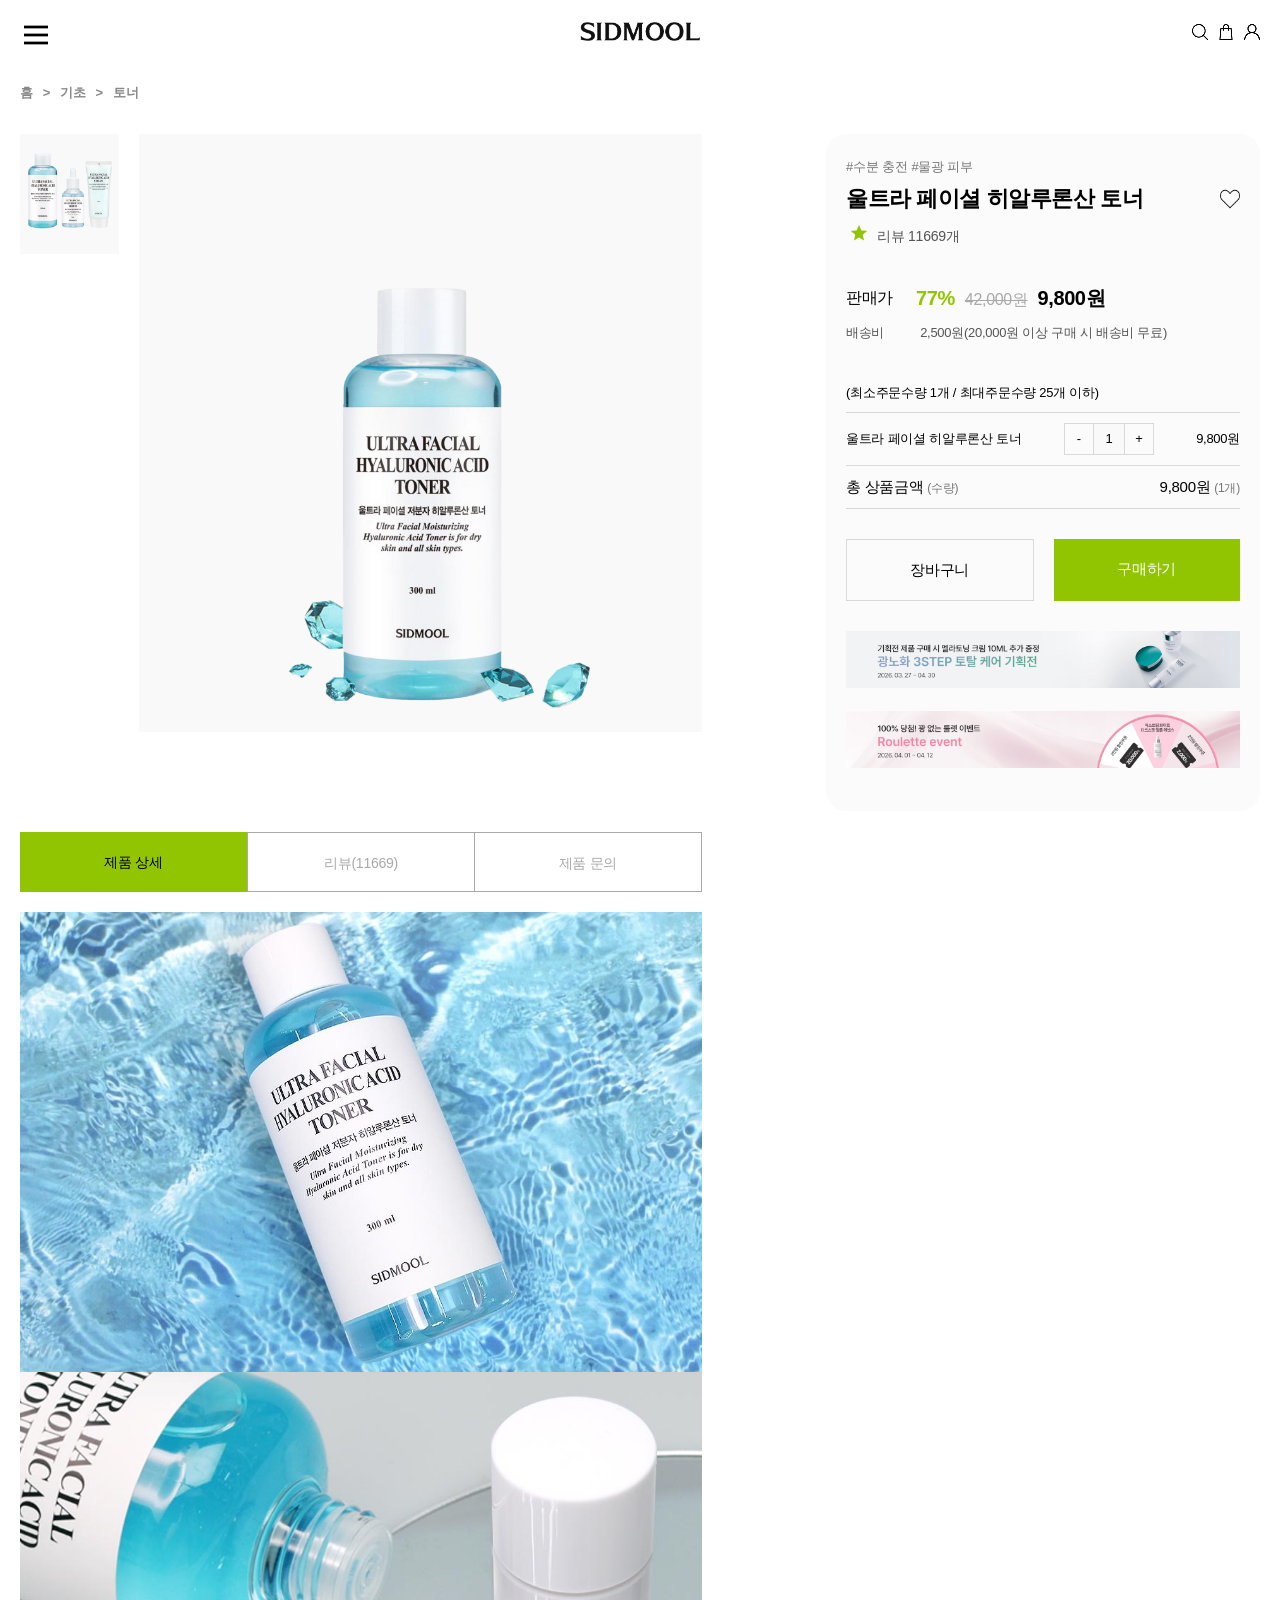
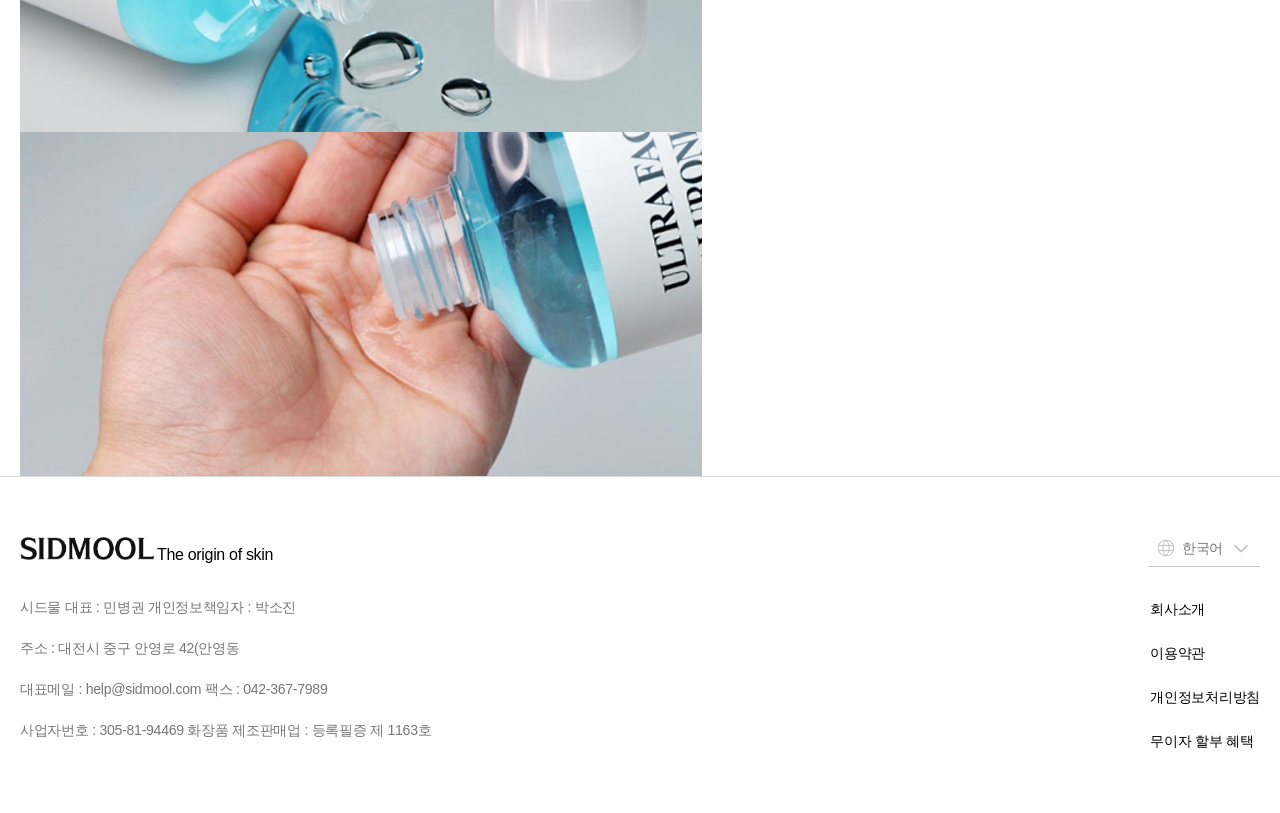
<file: detail.html>
<!DOCTYPE html>
<html lang="ko">
<head>
    <meta charset="UTF-8">
    <meta name="viewport" content="width=device-width, initial-scale=1.0">
    <title>울트라 페이셜 히알루론산 토너 | 시드물</title>
    <link rel="stylesheet" href="./style/reset.css">
    <link rel="stylesheet" href="./style/common.css">
    <link rel="stylesheet" href="./style/detail.css">
    <link rel="stylesheet" href="./style/responsive.css">
    <link rel="shortcut icon" href="./images/common/favicon.png" type="image/x-icon">
    <script src="./script/common.js" defer></script>
    <script src="./script/detail.js" defer></script>
</head>
<body>
    <div id="wrap">
        <header>
            <a href="#" class="menu"><img src="./images/common/hamburger_menu.png" alt="메뉴열기"></a>
            <!-- 햄버거 메뉴 클릭시 열림 -->
            <div class="open_menu_bg">
                <div class="side_wrap">
                    <div class="menu_top">
                        <h1><a href="./index.html"><img src="./images/common/logo.png" alt="시드물"></a></h1>
                        <button type="button" class="close_btn"><img src="./images/common/close.png" alt="메뉴닫기"></button>
                    </div>
                    <div class="menu_mid">
                        <h1>카테고리</h1>
                        <nav>
                            <ul class="gnb">
                                <li><a href="#">New</a></li>
                                <li><a href="#">Best</a></li>
                                <li><a href="#">Event</a></li>
                                <li><a href="#">라인별</a></li>
                                <li><a href="#">기능별</a></li>
                                <li><a href="#">성분별</a></li>
                            </ul>
                        </nav>
                    </div>
                    <div class="menu_btm">
                        <h1>주요 서비스</h1>
                        <ul class="m_snb">
                            <li><a href="#">공지사항</a></li>
                            <li><a href="#">고객센터</a></li>
                            <li><a href="#">리뷰</a></li>
                        </ul>
                    </div>
                </div>
            </div>
            <h1><a href="./index.html"><img src="./images/common/logo.png" alt="시드물"></a></h1>
            <div class="snb">
                <a href="#" class="search_btn"><img src="./images/common/search.png" alt="검색하기"></a>
                <a href="#" class="my_cart_btn"><img src="./images/common/my_cart.png" alt="장바구니"></a>
                <a href="./login.html" class="my_menu_btn"><img src="./images/common/my_menu.png" alt="마이페이지"></a>
            </div>
        </header>
        <main>
            <ul class="bread_crumb">
                <li><a href="#">홈</a><span>></span></li>
                <li><a href="#">기초</a><span>></span></li>
                <li><a href="#">토너</a></li>
            </ul>
            <div id="detail_wrap">
                <div class="product_container">
                    <div class="product_detail">
                        <div class="thumbnails">
                            <div class="related_products">
                                <a href="#"><img src="./images/detail/detail_package_001.png" alt=""></a><!-- 임시이미지 패키지로 교체 -->
                            </div>
                            <div class="product_thumbnail">
                                <p class="photo"><img src="./images/product/sdm_best_001.png" alt=""></p>
                            </div>
                        </div>
                    </div>
                    <div class="m_detail">
                        <h1>울트라 페이셜 히알루론산 토너</h1>
                        <div class="tags">
                            <a href="#">#수분 충전</a>
                            <a href="#">#물광 피부</a>
                        </div>
                        <div class="m_price_box">
                            <div class="price_info">
                                <span class="discount_rate">77%</span><em>42,000원</em><p class="price">9,800원</p>
                            </div>
                            <a href="#" class="like_btn">
                                <img src="./images/common/like_btn.png" alt="찜하기">
                            </a>
                        </div>
                        <p>건조한 피부를 위한 수분 충전 토너</p>
                    </div>
                    <div class="scroll_detail">
                        <div class="tab_menu_box"><!-- 임시 -->
                            <a href="#" class="detail active">제품 상세</a>
                            <a href="#" class="review">리뷰(<span>11669</span>)</a>
                            <a href="#" class="inquiry">제품 문의</a>
                        </div>
                        <div class="product_detail_img"><!-- 임시 -->
                            <p><img src="./images/detail/sdm_detail_img.jpg" alt=""></p>
                            <p><img src="./images/detail/sdm_detail_img_002.png" alt=""></p>
                            <p><img src="./images/detail/sdm_detail_img_003.png" alt=""></p>
                        </div>
                    </div>
                </div>
                <div class="order_sheet">
                    <div class="titles">
                        <div class="tags">
                            <a href="#">#수분 충전</a>
                            <a href="#">#물광 피부</a>
                        </div>
                        <div class="title_wrap">
                            <h1>울트라 페이셜 히알루론산 토너</h1>
                            <a href="#" class="like_btn"><img src="./images/common/like_btn.png" alt=""></a>
                        </div>
                        <div class="review">
                            <p><img src="./images/common/star.png" alt=""></p>
                            <a href="#">리뷰 11669개</a>
                        </div>
                    </div>
                    <div class="price_wrap">
                        <div class="sale_price">
                            <p>판매가</p>
                            <div class="price_info">
                                <span class="discount_rate">77%</span><em>42,000원</em><p class="price">9,800원</p>
                            </div>
                        </div>
                        <div class="delivery_fee">
                            <p>배송비</p>
                            <span>2,500원(20,000원 이상 구매 시 배송비 무료)</span>
                        </div>
                    </div>
                    <ul class="order_detail">
                        <li>(최소주문수량 1개 / 최대주문수량 25개 이하)</li>
                        <li>
                            <ul class="order_quantity_box">
                                <li>울트라 페이셜 히알루론산 토너</li>
                                <li class="quantity_btn_box">
                                    <button type="button" class="minus">-</button>
                                    <input type="number" name="quantity" id="quantity" value="1">
                                    <button type="button" class="plus">+</button>
                                </li>
                                <li>9,800원</li>
                            </ul>
                        </li>
                        <li>
                            <ul class="total_box">
                                <li>총 상품금액 <span>(수량)</span></li>
                                <li>9,800원 <span>(1개)</span></li>
                            </ul>
                        </li>
                    </ul>
                    <div class="order_btn">
                        <a href="#" class="cart_btn">장바구니</a>
                        <a href="#" class="buy_btn">구매하기</a>
                    </div>
                    <ol class="event_bnr_container"> <!-- background-image 이미지 교체 필요함 (해상도 깨짐) -->
                        <li class="event_bnr"><a href="#"><img src="./images/detail/sdm_detail_event_bnr_001.jpg" alt=""></a></li>
                        <li class="event_bnr"><a href="#"><img src="./images/detail/sdm_detail_event_bnr_002.jpg" alt=""></a></li>
                    </ol>
                </div>
                <div class="m_order_sheet">
                    <div class="m_title_cart">
                        <div class="title_price">
                            <h1>울트라 페이셜 히알루론산 토너</h1>
                            <p class="price">9,800</p><span>원</span>
                        </div>
                        <div class="quantity_btn_box">
                            <button type="button" class="minus">-</button>
                            <input type="number" name="quantity" id="quantity" value="1">
                            <button type="button" class="plus">+</button>
                        </div>
                    </div>
                    <dl class="total_price">
                        <dt>총 상품금액<span> (수량)</span></dt>
                        <dd>9,800원<span> (1개)</span></dd>
                    </dl>
                    <div class="order_btn">
                        <a href="#" class="cart_btn">장바구니</a>
                        <a href="#" class="buy_btn">구매하기</a>
                    </div>
                </div>
            </div>
        </main>
        <footer>
            <div class="f_top">
                <div class="logo">
                    <a href="#">
                        <img src="./images/common/logo.png" alt="시드물">
                    </a>
                    <span>The origin of skin</span>
                </div>
                <div class="language_btn">
                    <a href="#">
                        <img src="./images/common/language.png" alt="">
                        <span>한국어</span>
                        <img src="./images/common/down_arrow.png" alt="">
                    </a>
                </div>
            </div>
            <div class="f_bottom">
                <ul class="company_info">
                    <li>시드물 대표 : 민병권 개인정보책임자 : 박소진</li>
                    <li>주소 : 대전시 중구 안영로 42(안영동</li>
                    <li>대표메일 : help@sidmool.com 팩스 : 042-367-7989</li>
                    <li>사업자번호 : 305-81-94469 화장품 제조판매업 : 등록필증 제 1163호</li>
                </ul>
                <ul class="fnb">
                    <li><a href="#">회사소개</a></li>
                    <li><a href="#">이용약관</a></li>
                    <li><a href="#"><span>개인정보처리방침</span></a></li>
                    <li><a href="#">무이자 할부 혜택</a></li>
                </ul>
            </div>
        </footer>
    </div>
</body>
</html>
</file>
<file: style/common.css>
/* 
* GitHub Repository Phishing Alert Appeal & Project Verification
이 페이지는 깃허브에서 발생한 피싱 경고 오탐지(False Positive)를 해명하고, 해당 코드가 순수한 학습 및 포트폴리오용임을 증명하기 위해 작성되었습니다.
This CSS is part of a student project. 
Any resemblance to real-world commercial sites is purely for design practice.
*/
/* ============================================================헤더 */
header {
    width:100%; height:70px; padding:0 200px;
    display:flex; justify-content:space-between; align-items:center;
    position:fixed; z-index:998;  top:0;
    background-color: transparent;
    transition:background-color 0.3s;
}
header.scrolled { /* 헤더 스크롤 시 */
    background-color: #fff;  box-shadow: 0 1px 4px 0 rgba(0,0,0,0.25);
}
header .menu {display:block; width:32px;}
header .menu img {width:100%; display:block;}
header .open_menu_bg {
    width:100%; height:100vh; background:rgba(0,0,0,0.25); position:fixed; top:0; left:0; z-index:999;
    display:none;
}
header .open_menu_bg .side_wrap {
    max-width:490px; min-width:350px; height:100%; 
    background-color:#E9F3CC;
}
header .open_menu_bg .side_wrap .menu_top,
header .open_menu_bg .side_wrap .menu_mid,
header .open_menu_bg .side_wrap .menu_btm {border-bottom:1px solid #000;}
header .open_menu_bg .side_wrap .menu_top {
    width:100%; padding:30px; 
    display:flex; justify-content:space-between; align-items:center;
}
header .open_menu_bg .side_wrap .menu_top h1 {width:100%;}
header .open_menu_bg .side_wrap .menu_top h1 a {width:120px; display:block;}
header .open_menu_bg .side_wrap .menu_top h1 a img {width:100%;}
header .open_menu_bg .side_wrap .menu_top .close_btn {width:24px;}
header .open_menu_bg .side_wrap .menu_top .close_btn img {width:100%;}
header .open_menu_bg .side_wrap .menu_mid {padding:30px;}
header .open_menu_bg .side_wrap .menu_mid h1 {width:100%; font-size:1.5rem; font-weight:500;}
header .open_menu_bg .side_wrap .menu_mid nav {}
header .open_menu_bg .side_wrap .menu_mid nav .gnb {}
header .open_menu_bg .side_wrap .menu_mid nav .gnb li {width:100%;}
header .open_menu_bg .side_wrap .menu_mid nav .gnb li a {display:block; padding:5px 10px }
header .open_menu_bg .side_wrap .menu_btm {padding:30px;}
header .open_menu_bg .side_wrap .menu_btm h1 {width:100%; font-size:1.5rem; font-weight:500;}
header .open_menu_bg .side_wrap .menu_btm .m_snb {}
header .open_menu_bg .side_wrap .menu_btm .m_snb li {width:100%; }
header .open_menu_bg .side_wrap .menu_btm .m_snb li a {display:block; padding:5px 10px}
header > h1 {
    width:120px;
    position:absolute;
    left:50%;
    transform:translateX(-50%);
}
header > h1 a {}
header > h1 a img {width:100%;}
header .snb {display:flex; gap:10px;}
header .snb p {width:16px;}
header .snb p img {width:100%;}
/* ============================================================푸터 */
footer {padding:80px 200px; border-top:1px solid #d9d9d9; margin:0 auto;}
footer .f_top {margin-bottom:30px; display:flex; justify-content:space-between;}
footer .f_top .logo {display:flex; align-items:flex-end; gap:3px;}
footer .f_top .logo a {display:block; width:134px;}
footer .f_top .logo a img {width:100%;}
footer .f_top .logo span {font-weight:200;}
footer .f_top .language_btn {padding:0 6px; border-bottom:1px solid rgba(119,119,119,0.45)}
footer .f_top .language_btn a {display:flex; align-items:center;}
footer .f_top .language_btn a img:first-child {}
footer .f_top .language_btn a span {color:#777; font-size:0.88rem; font-weight:300; margin:0 5px;}
footer .f_top .language_btn a img:last-child {}
footer .f_bottom {display:flex; flex-flow:row nowrap; justify-content:space-between;}
footer .f_bottom .company_info {}
footer .f_bottom .company_info li {font-size:0.88rem; font-weight:300; color:#777; margin-bottom:20px;}
footer .f_bottom .company_info li:last-child {margin-bottom:0;}
footer .f_bottom .fnb {display:flex; flex-flow:column nowrap; align-items:flex-start; gap:20px;}
footer .f_bottom .fnb li {}
footer .f_bottom .fnb li a {font-size:0.88rem; font-weight:300;}
footer .f_bottom .fnb li a span {font-weight:500;}
</file>
<file: style/detail.css>
body {}
#wrap {width:100%; margin:0 auto;}
#wrap > * {min-width:350px;}
#wrap main {width:100%; max-width:1920px; margin:0 auto;}
#wrap main .bread_crumb {margin:30px 0; display:flex; padding:50px 200px 0;}
#wrap main .bread_crumb li {}
#wrap main .bread_crumb li a {color:#888; font-size:0.81rem; font-weight:700; line-height:1;}
#wrap main .bread_crumb li span {color:#888; font-size:0.81rem; font-weight:700; line-height:1; margin:0 10px;}
#wrap main #detail_wrap {display:flex; flex-flow:row nowrap; position:relative; margin:0 200px; justify-content:space-between;}
#wrap main #detail_wrap .product_container {width:55%; /* max-width:840px; */}
#wrap main #detail_wrap .product_container .product_detail {}
#wrap main #detail_wrap .product_container .product_detail .thumbnails {display:flex; gap:20px;}
#wrap main #detail_wrap .product_container .product_detail .thumbnails .related_products {background-color: #f9f9f9; width:120px; height:120px;}
#wrap main #detail_wrap .product_container .product_detail .thumbnails .related_products a {}
#wrap main #detail_wrap .product_container .product_detail .thumbnails .related_products a img {width:100%;}
#wrap main #detail_wrap .product_container .product_detail .product_thumbnail {
    width:100%;  background-color: #f9f9f9;
}
#wrap main #detail_wrap .product_container .product_detail .thumbnails .product_thumbnail .photo {width:100%; max-width:450px; margin:0 auto; padding-top:25%;}
#wrap main #detail_wrap .product_container .product_detail .thumbnails .product_thumbnail .photo img {width:100%;}
/* ==========================================================================================================================모바일에서 보이는 영역 */
#wrap main #detail_wrap .product_container .m_detail {display:none;}
#wrap main #detail_wrap .product_container .m_detail h1 {font-size:1.25rem; font-weight:600;}
#wrap main #detail_wrap .product_container .m_detail .tags {}
#wrap main #detail_wrap .product_container .m_detail .tags a:nth-child(1) {margin-right:5px;}
#wrap main #detail_wrap .product_container .m_detail .tags a {color:#777; font-size:0.75rem;}
#wrap main #detail_wrap .product_container .m_detail .m_price_box {display:flex; justify-content:space-between; border-bottom:1px solid #000; padding:30px 0 10px 0;}
#wrap main #detail_wrap .product_container .m_detail .m_price_box .price_info {}
#wrap main #detail_wrap .product_container .m_detail .m_price_box .price_info .discount_rate {font-size:1.0rem; font-weight:500; color:#92C501;}
#wrap main #detail_wrap .product_container .m_detail .m_price_box .price_info em {color:#a9a9a9; text-decoration: line-through; font-size:0.81rem; margin:0 10px;}
#wrap main #detail_wrap .product_container .m_detail .m_price_box .price_info .price {font-size:1.0rem; font-weight:500; display:inline-block;}
#wrap main #detail_wrap .product_container .m_detail .m_price_box .like_btn {display:block; width:18px;}
#wrap main #detail_wrap .product_container .m_detail .m_price_box .like_btn img {width:100%;}
#wrap main #detail_wrap .product_container .m_detail > p {font-size:0.81rem; opacity:0.6; padding-top:10px;}
/* ========================================================================================================================================= 아래 상세 탭메뉴 */
#wrap main #detail_wrap .product_container .scroll_detail { width:100%; display:flex; flex-flow:column nowrap;}
#wrap main #detail_wrap .product_container .scroll_detail .tab_menu_box {display:flex; text-align:center; margin:100px 0 20px 0;}
#wrap main #detail_wrap .product_container .scroll_detail .tab_menu_box a {display:block; height:60px; width:calc(100% / 3); }
#wrap main #detail_wrap .product_container .scroll_detail .tab_menu_box > * {color:#a9a9a9; line-height:60px; font-size:0.88rem;}
#wrap main #detail_wrap .product_container .scroll_detail .tab_menu_box a.active {color:#000; background-color:#92C501}
#wrap main #detail_wrap .product_container .tab_menu_box .detail {}
#wrap main #detail_wrap .product_container .tab_menu_box .review {border:1px solid #a9a9a9;}
#wrap main #detail_wrap .product_container .tab_menu_box .review span {color:#a9a9a9;}
#wrap main #detail_wrap .product_container .tab_menu_box .inquiry {border:1px solid #a9a9a9; border-left:0;}
#wrap main #detail_wrap .product_container .product_detail_img {}
#wrap main #detail_wrap .product_container .product_detail_img p {width:100%;}
#wrap main #detail_wrap .product_container .product_detail_img p img {width:100%; display:block;}
/* ============================================================================================================================================ 주문서 */
#wrap main #detail_wrap .order_sheet {
    position:sticky; border-radius:20px; top:100px; right:0;
    background-color: #fbfbfb; width:35%; min-width:370px; padding:20px; height:max-content;
}
#wrap main #detail_wrap .order_sheet .titles {}
#wrap main #detail_wrap .order_sheet .titles .tags {}
#wrap main #detail_wrap .order_sheet .titles .tags a {color:#777; font-size:0.81rem; font-weight:500;}
#wrap main #detail_wrap .order_sheet .titles .title_wrap {display:flex; justify-content:space-between; align-items: center; margin:10px 0;}
#wrap main #detail_wrap .order_sheet .titles .title_wrap h1 {font-size:1.5rem; font-weight:700; line-height:1;}
#wrap main #detail_wrap .order_sheet .titles .title_wrap .like_btn {display:block; width:20px; height:20px;}
#wrap main #detail_wrap .order_sheet .titles .title_wrap .like_btn img {width:100%;}
#wrap main #detail_wrap .order_sheet .titles .review {display:flex; align-items: center; gap:5px;}
#wrap main #detail_wrap .order_sheet .titles .review p {width:26px;}
#wrap main #detail_wrap .order_sheet .titles .review p img {width:100%;}
#wrap main #detail_wrap .order_sheet .titles .review a {color:#555; font-size:0.88rem;}
/* =============================================================================================================================================price_wrap */
#wrap main #detail_wrap .order_sheet .price_wrap {margin:30px 0;}
#wrap main #detail_wrap .order_sheet .price_wrap > * {line-height:1;}
#wrap main #detail_wrap .order_sheet .price_wrap .sale_price {display:flex; margin-bottom:10px; align-items:center;}
#wrap main #detail_wrap .order_sheet .price_wrap .sale_price > p {width:50px; margin-right:20px;}
#wrap main #detail_wrap .order_sheet .price_wrap .sale_price .price_info {}
#wrap main #detail_wrap .order_sheet .price_wrap .sale_price .price_info .discount_rate {font-size:1.25rem; font-weight:700; color:#92C501;}
#wrap main #detail_wrap .order_sheet .price_wrap .sale_price .price_info em {color:#a9a9a9; text-decoration: line-through; margin:0 10px;}
#wrap main #detail_wrap .order_sheet .price_wrap .sale_price .price_info .price {font-size:1.25rem; font-weight:700; display:inline-block;}
#wrap main #detail_wrap .order_sheet .price_wrap .delivery_fee {}
#wrap main #detail_wrap .order_sheet .price_wrap .delivery_fee > * {color:#555; font-size:0.81rem;}
#wrap main #detail_wrap .order_sheet .price_wrap .delivery_fee p {display:inline-block; width:50px;  margin-right:20px;}
#wrap main #detail_wrap .order_sheet .price_wrap .delivery_fee span {}
/* ==========================================================================================================================================.order_detail */
#wrap main #detail_wrap .order_sheet .order_detail {}
#wrap main #detail_wrap .order_sheet .order_detail > li {border-bottom:1px solid #d9d9d9; padding:10px 0; font-size:0.81rem;}
#wrap main #detail_wrap .order_sheet .order_detail > li > * {/* font-size:0.81rem; */}
#wrap main #detail_wrap .order_sheet .order_detail > li .order_quantity_box {display:flex; justify-content:space-between; align-items:center;}
#wrap main #detail_wrap .order_sheet .order_detail > li .order_quantity_box > li {}
#wrap main #detail_wrap .order_sheet .order_detail > li .order_quantity_box .quantity_btn_box {display:flex; gap:3px;}
#wrap main #detail_wrap .order_sheet .order_detail > li .order_quantity_box .quantity_btn_box button {width:30px; line-height:30px; border:1px solid #d9d9d9;}
#wrap main #detail_wrap .order_sheet .order_detail > li .order_quantity_box .quantity_btn_box .minus {}
#wrap main #detail_wrap .order_sheet .order_detail > li .order_quantity_box .quantity_btn_box .plus {}
#wrap main #detail_wrap .order_sheet .order_detail > li .order_quantity_box .quantity_btn_box #quantity {
    background-color:#f9f9f9; text-align: center; width:45px; line-height:30px;
    margin:0 -3px 0 -3px;
    border-top:1px  solid #d9d9d9;
    border-bottom:1px  solid #d9d9d9; 
}
#wrap main #detail_wrap .order_sheet .order_detail > li .total_box {display:flex; justify-content: space-between;}
#wrap main #detail_wrap .order_sheet .order_detail > li .total_box li {font-size:0.94rem;}
#wrap main #detail_wrap .order_sheet .order_detail > li .total_box li span {font-size:0.75rem; color:#777;}
#wrap main #detail_wrap .order_sheet .order_btn {display:flex; gap:20px; text-align: center; margin:30px 0;}
#wrap main #detail_wrap .order_sheet .order_btn a {display:block; font-size:0.94rem; width:100%; line-height:60px; font-size:0.94rem;}
#wrap main #detail_wrap .order_sheet .order_btn .cart_btn {border:1px solid #d9d9d9;}
#wrap main #detail_wrap .order_sheet .order_btn .cart_btn:hover {background-color:#eee;}
#wrap main #detail_wrap .order_sheet .order_btn .buy_btn {background-color:#92C501; color:#fff;}
#wrap main #detail_wrap .order_sheet .order_btn .buy_btn:hover {background-color:#80AD01;}
/* ===============================================================================================================================================.event_bnr_container */
#wrap main #detail_wrap .order_sheet .event_bnr_container {}
#wrap main #detail_wrap .order_sheet .event_bnr_container li {
    height:80px; width:100%; background-position:center; background-size:cover;
}
#wrap main #detail_wrap .order_sheet .event_bnr_container li a {display:block;}
#wrap main #detail_wrap .order_sheet .event_bnr_container li a img {width:100%;}
#wrap main #detail_wrap .order_sheet .event_bnr_container .event_bnr {}
#wrap main #detail_wrap .order_sheet .event_bnr_container .event_bnr a {display:block;}
#wrap main #detail_wrap .order_sheet .event_bnr_container .event_bnr a img {width:100%; display:block;}
/* ==========================================================================================================================모바일에서 보이는 영역 - 2 */
#wrap main #detail_wrap .m_order_sheet {
    display:none; position:fixed; bottom:0; left:0; z-index:997; opacity:1;
    background-color:#fff; width:100%; padding:15px; height:25vh; border-top:1px solid rgba(0,0,0,0.1);
}
#wrap main #detail_wrap .m_order_sheet.none {opacity:0;}
#wrap main #detail_wrap .m_order_sheet > * {font-size:0.81rem;}
#wrap main #detail_wrap .m_order_sheet .m_title_cart {background-color:#f8f9fb; display:flex; justify-content:space-between; align-items:center; padding:15px;}
#wrap main #detail_wrap .m_order_sheet .m_title_cart .title_price {}
#wrap main #detail_wrap .m_order_sheet .m_title_cart .title_price h1 {font-weight:500;}
#wrap main #detail_wrap .m_order_sheet .m_title_cart .title_price .price {display:inline-block;}
#wrap main #detail_wrap .m_order_sheet .m_title_cart .title_price span {}
#wrap main #detail_wrap .m_order_sheet .m_title_cart .quantity_btn_box {display:flex; gap:3px;}
#wrap main #detail_wrap .m_order_sheet .m_title_cart .quantity_btn_box button {width:30px; line-height:30px; border:1px solid #d9d9d9;}
#wrap main #detail_wrap .m_order_sheet .m_title_cart .quantity_btn_box #quantity {
    font-size:0.88rem; background-color:#f9f9f9; text-align: center; width:45px; line-height:30px;
    margin:0 -3px 0 -3px;
    border-top:1px  solid #d9d9d9;
    border-bottom:1px  solid #d9d9d9; 
}
#wrap main #detail_wrap .m_order_sheet .total_price {display:flex; justify-content:space-between; align-items:center; margin:15px 0;}
#wrap main #detail_wrap .m_order_sheet .total_price dt {font-size:0.88rem; font-weight:600;}
#wrap main #detail_wrap .m_order_sheet .total_price dt span {font-size:0.81rem; color:#777;}
#wrap main #detail_wrap .m_order_sheet .total_price dd {font-size:1.13rem; font-weight:600;}
#wrap main #detail_wrap .m_order_sheet .total_price dd span {font-size:0.88rem; color:#777;}
#wrap main #detail_wrap .m_order_sheet .order_btn {display:flex; gap:20px;}
#wrap main #detail_wrap .m_order_sheet .order_btn a {width:100%; text-align:center; padding:10px 0;}
#wrap main #detail_wrap .m_order_sheet .order_btn .cart_btn {border:1px solid #d9d9d9;}
#wrap main #detail_wrap .m_order_sheet .order_btn .buy_btn {background-color:#92C501; color:#fff;}
</file>
<file: style/responsive.css>
/* ==========================================================================================================================================================================common */
@media screen and (max-width:1324px) {
    header {
        padding:0 20px;
    }
    /* ==========================================================================================================================================푸터 */
    footer {
        padding:60px 20px;
    }
    footer .f_bottom .company_info li {}
}
@media screen and (max-width:700px) {
    #wrap .login_main {margin:0 auto; padding:60px 0;}
    header h1 {
    width:90px;
    }
    header .menu {width:24px;}
    header .snb p {}
    /* ======================================================================================================================================== 푸터 */
    footer .f_bottom .company_info {margin-bottom:30px;}
    footer .f_bottom .company_info li {font-size:0.75rem; margin-bottom:10px;}
    footer .f_bottom {flex-flow:column nowrap;}
    footer .f_bottom .fnb {flex-flow:row nowrap;}
}
/* ===========================================================================================================================================================================index.html */
@media screen and (max-width:1600px) {
    #wrap main .event_box #event_wrap .event_bnr_n_slide {display:flex; flex-flow:row nowrap; gap:80px;}
    #wrap main .event_box #event_wrap .event_bnr_n_slide .event_bnr {display:none}
    #wrap main .event_box #event_wrap .event_bnr_n_slide .vertical_box {width:100%; max-width:none;}
    #wrap main .event_box #event_wrap .event_bnr_n_slide .vertical_box .beauty_1st_swiper {}
    #wrap main .event_box #event_wrap .event_bnr_n_slide .vertical_box .beauty_1st_swiper .swiper-wrapper {display:flex;}
    #wrap main .event_box #event_wrap .event_bnr_n_slide .vertical_box .beauty_1st_swiper .swiper-wrapper .swiper-slide .product_info .product_desc .price_info {margin-bottom:50px;}
}
@media screen and (max-width:1324px) { /* ================================================================================================================================1324px */
    /* ==========================================================================================================================================히어로 배너 */
    #wrap main #hero_wrap .hero_bnr .swiper-wrapper .swiper-slide {padding:250px 20px; background-position:bottom right; background-size:cover;}
    #wrap main #hero_wrap .hero_bnr .swiper-wrapper .slide1 {background-image: url(../images/photo/hero_001.png);}
    #wrap main #hero_wrap .hero_bnr .swiper-wrapper .slide2 {background-image:url(../images/photo/hero_002.png);}
    #wrap main #hero_wrap .hero_bnr .swiper-wrapper .swiper-slide .txt_box {
        display:flex; flex-flow:column nowrap; gap:10px; justify-content:flex-end; position:absolute; left:20px; bottom:30%;
    }
    #wrap main #hero_wrap .hero_bnr .swiper-wrapper .swiper-slide .txt_box p {font-weight:300; font-size:1.25rem;}
    #wrap main #hero_wrap .hero_bnr .swiper-wrapper .swiper-slide .txt_box h1 {font-weight:700; font-size:1.88rem;}
    #wrap main #hero_wrap .hero_bnr .swiper-button-prev,
    #wrap main #hero_wrap .hero_bnr .swiper-button-next {color:#000; width:16px; z-index:997; }
    #wrap main #hero_wrap .hero_bnr .prev {left:20px;}
    #wrap main #hero_wrap .hero_bnr .next {right:20px;}
    #wrap main #hero_wrap .hero_bnr .bnr_player {
        display:flex; flex-flow:row nowrap; justify-content:space-between; align-items:center;  gap:10px;
        position:absolute; bottom:25%; left:20px; z-index:999; 
    }
    #wrap main #hero_wrap .hero_bnr .bnr_player .pause_btn {width:16px; height:16px;}
    #wrap main #hero_wrap .hero_bnr .bnr_player .pause_btn img {width:100%;}
    /* =======================================================================================================================================베스트 셀러,  포유, 신상품 공통 선택자 */
    #wrap main .contents_box {padding:50px 20px;}
    #wrap main .for_you_box .swiper .swiper-wrapper .swiper-slide .product_info .thumbnail a .photo {
    padding-top:20%; 
    width:90%;   
    display:flex; align-items: center; justify-content: center;
    }
    /* =======================================================================================================================================포유 */
    #wrap main .for_you_box #for_you_wrap .wide_box .product_box .desc_box h1 {font-size:1.5rem; font-weight:600; margin-bottom:0px; }
    #wrap main .for_you_box #for_you_wrap .wide_box .photo_box {height:100%;} 
    #wrap main .for_you_box #for_you_wrap .wide_box .photo_box a {min-width:510px;}
    #wrap main .for_you_box #for_you_wrap .wide_box .product_box .swiper {}
    /* =======================================================================================================================================이벤트 */
    /* =======================================================================================================================================인스타그램 */
    #wrap main .instagram {padding:60px 20px;}
    #wrap main .instagram .feed_container a {
        width:calc((100% - 10px) / 2);
    }
}
@media screen and (max-width:880px) {
    #wrap main .event_box #event_wrap .event_bnr_n_slide .vertical_box .beauty_1st_swiper .swiper-wrapper .swiper-slide .btn_box .like_btn img {width:20px; margin:12px;}
    #wrap main .event_box #event_wrap .event_bnr_n_slide .vertical_box .prev,
    #wrap main .event_box #event_wrap .event_bnr_n_slide .vertical_box .next {z-index:998;}
    #wrap main .event_box #event_wrap .event_bnr_n_slide .vertical_box .prev {top:-40px;}
    #wrap main .event_box #event_wrap .event_bnr_n_slide .vertical_box .next {bottom:-40px;}
    #wrap main .event_box #event_wrap .event_bnr_n_slide .vertical_box .prev svg,
    #wrap main .event_box #event_wrap .event_bnr_n_slide .vertical_box .next svg {color:#000; width:32px; height:16px; } 
}
@media screen and (max-width:700px) {/* ==================================================================================================================================700px */
    /* =============================================================================================================================================히어로 배너 */
    #wrap main #hero_wrap .hero_bnr .swiper-wrapper .swiper-slide {}
    #wrap main #hero_wrap .hero_bnr .swiper-wrapper .slide1 {background-image: url(../images/photo/hero_001.png); background-position:85% 100%;}
    #wrap main #hero_wrap .hero_bnr .swiper-wrapper .slide2 {background-image:url(../images/photo/hero_002.png);background-position:95% 100%;}
    #wrap main #hero_wrap .hero_bnr .swiper-wrapper .swiper-slide .txt_box {
        justify-content:center; align-items:center; 
        left:50%; bottom:70%; transform:translateX(-50%);
        width:100%;
    }
    #wrap main #hero_wrap .hero_bnr .swiper-wrapper .swiper-slide .txt_box p {font-weight:300; font-size:1.0rem;}
    #wrap main #hero_wrap .hero_bnr .swiper-wrapper .swiper-slide .txt_box h1 {font-weight:700; font-size:1.5rem;}
    #wrap main #hero_wrap .hero_bnr .swiper-button-prev,
    #wrap main #hero_wrap .hero_bnr .bnr_player {
    display:flex; flex-flow:row nowrap; justify-content:space-between; align-items:center;  gap:10px;
    position:absolute; bottom:5%; left:20px; z-index:999; width:92%;
    }
    #wrap main #hero_wrap .hero_bnr .bnr_player .swiper-pagination {width:100%; height:1px; position:static;}
    #wrap main #hero_wrap .hero_bnr .bnr_player .swiper-pagination-progressbar-fill {background-color:#000;}
    #wrap main #hero_wrap .hero_bnr .bnr_player .pause_btn {width:16px; height:16px;}
    #wrap main #hero_wrap .hero_bnr .bnr_player .pause_btn img {width:100%;}
    #wrap main #hero_wrap .hero_bnr .swiper-button-prev,
    #wrap main #hero_wrap .hero_bnr .swiper-button-next {display:none;}
    /* ======================================================================================================================================== 베스트 */
    #wrap main .contents_box #best_wrap > h1 {font-size:1.25rem;}
    /* ======================================================================================================================================== 베스트, 포유, 신상품 공통 선택자 */
    #wrap main .contents_box .action_btn_box .more {display:block; width:16px;}
    #wrap main .contents_box .action_btn_box .more img {width:100%;} 
    #wrap main .contents_box .action_btn_box {margin:10px 0 40px 0;}
    #wrap main .contents_box .action_btn_box .category {display:flex; gap:30px;}
    #wrap main .contents_box .action_btn_box .category a {display:block; padding:10px 0; width:max-content; font-size:0.88rem; color:#777777;}
    #wrap main .contents_box .swiper .swiper-wrapper .swiper-slide .product_info .thumbnail a .photo {
    padding-top:10%; 
    width:90%;   
    display:flex; align-items: center; justify-content: center;
    }
    #wrap main .contents_box .product_slide .swiper-scrollbar {
    left:0; bottom:-40px; height:1px; width:100%;
    }
    /* ======================================================================================================================================== 포유 */
    #wrap main .contents_box #for_you_wrap > h1 {font-size:1.25rem;}
    #wrap main .for_you_box #for_you_wrap .wide_box {display:none; flex-flow:column nowrap; gap:60px; width:100%;}
    #wrap main .for_you_box #for_you_wrap .wide_box .photo_box {width:100%; height:100%;} 
    #wrap main .for_you_box #for_you_wrap .wide_box .photo_box a {width:100%;}
    #wrap main .for_you_box .swiper .swiper-wrapper .swiper-slide .product_info .product_desc .desc {
    font-size:0.75rem; color:#888;
    }
    #wrap main .for_you_box .swiper .swiper-wrapper .swiper-slide .product_info .product_desc h1 {margin:10px 0;}
    #wrap main .for_you_box .swiper .swiper-wrapper .swiper-slide .product_info .product_desc .price_info {display:flex; gap:10px; align-items:center;}
    #wrap main .for_you_box .swiper .swiper-wrapper .swiper-slide .product_info .product_desc .price_info .discount_rate {
        font-weight:700; color:#92C501; font-size:0.88rem;
    }
    #wrap main .for_you_box  .swiper .swiper-wrapper .swiper-slide .product_info .product_desc .price_info em {
        font-size:0.75rem; color:#a9a9a9; text-decoration: line-through;
    }
    #wrap main .for_you_box .product_slide .swiper .swiper-wrapper .swiper-slide .product_info .product_desc .price_info .price {
        font-size:0.88rem;
    }
    #wrap main .for_you_box #for_you_wrap .wide_box .product_box .swiper-scrollbar { position:static; height:1px; width:100%;}
    #wrap main .for_you_box #for_you_wrap .wide_box .product_box { gap:30px;}
    #wrap main .for_you_box #for_you_wrap .wide_box .product_box .desc_box h1 {font-size:1.13rem; font-weight:600; margin-bottom:10px;}
    #wrap main .for_you_box #for_you_wrap .wide_box .product_box .desc_box p {color:#777; font-size:1.0rem;}
    /* ======================================================================================================================================== 신상품 */
    #wrap main .contents_box #new_wrap > h1 {font-size:1.25rem;}
    /* ======================================================================================================================================== 이벤트 */
    #wrap main .event_box #event_wrap .event_bnr_n_slide .vertical_box .beauty_1st_swiper .swiper-wrapper .swiper-slide .product_info .product_desc h1 {
    font-size:1.06rem; font-weight:500; margin-bottom:10px;
    }
    #wrap main .event_box #event_wrap .event_bnr_n_slide .vertical_box .prev,
    #wrap main .event_box #event_wrap .event_bnr_n_slide .vertical_box .next {display:none;}
    #wrap main .event_box #event_wrap .event_bnr_n_slide .vertical_box .scrollbar {display:block; height:1px; bottom:-30px;}
    #wrap main .event_box #event_wrap .event_bnr_n_slide .vertical_box .swiper-scrollbar-drag {}
}
/* =============================================================================================================================================================================login.html */
@media screen and (max-width:1024px) {
    #wrap main { width:100%; margin:0 auto; }
    #wrap main .login_box .ad_box {display:none;}
    #wrap main .login_box .login {width:500px; height:max-content; margin:0 auto;}
}
/* =============================================================================================================================================================================detail.html */
@media screen and (max-width:1324px) {
    #wrap main .bread_crumb {margin:30px 0; display:flex; padding:50px 20px 0;}
    #wrap main .bread_crumb li {}
    #wrap main .bread_crumb li a {color:#888; font-size:0.81rem; font-weight:700; line-height:1;}
    #wrap main .bread_crumb li span {color:#888; font-size:0.81rem; font-weight:700; line-height:1; margin:0 10px;}
    #wrap main #detail_wrap {display:flex; flex-flow:row nowrap; justify-content:space-between; position:relative; margin:0 20px; }
    /* ===========================================================================================================================================order_sheet */
    #wrap main #detail_wrap .order_sheet .titles .title_wrap h1 {font-size:1.38rem; font-weight:600; line-height:1;}
    #wrap main #detail_wrap .order_sheet .titles .title_wrap .like_btn {display:block; width:20px; height:20px;}
    /* ===========================================================================================================================================order_detail */
    #wrap main #detail_wrap .order_sheet .order_detail > li .order_quantity_box .quantity_btn_box #quantity {
        background-color:#f9f9f9; text-align: center; width:30px; line-height:30px;
        margin:0 -3px 0 -3px;
        border-top:1px  solid #d9d9d9;
        border-bottom:1px  solid #d9d9d9; 
    }
}
@media screen and (max-width:890px) {
    #wrap main #detail_wrap .product_container .product_detail .thumbnails .related_products {display:none;}
    #wrap main #detail_wrap .order_sheet {
        width:35%; min-width:300px;
}
}
@media screen and (max-width:700px) {
    #wrap main #detail_wrap .order_sheet {display:none;}
    #wrap main #detail_wrap .product_container {width:100%;}
    #wrap main #detail_wrap .product_container .m_detail {display:block; margin:30px 0;}
    #wrap main #detail_wrap .product_container .scroll_detail .tab_menu_box {margin:0 0 20px 0;}
    #wrap main #detail_wrap .product_container .scroll_detail .tab_menu_box a {display:block; height:40px; width:calc(100% / 3); }
    #wrap main #detail_wrap .product_container .scroll_detail .tab_menu_box > * {color:#a9a9a9; line-height:40px; font-size:0.81rem;}
    #wrap main #detail_wrap .product_container .scroll_detail .tab_menu_box a.active {color:#000; background-color:#92C501}
    #wrap main #detail_wrap .m_order_sheet {display:block;}
}
</file>
